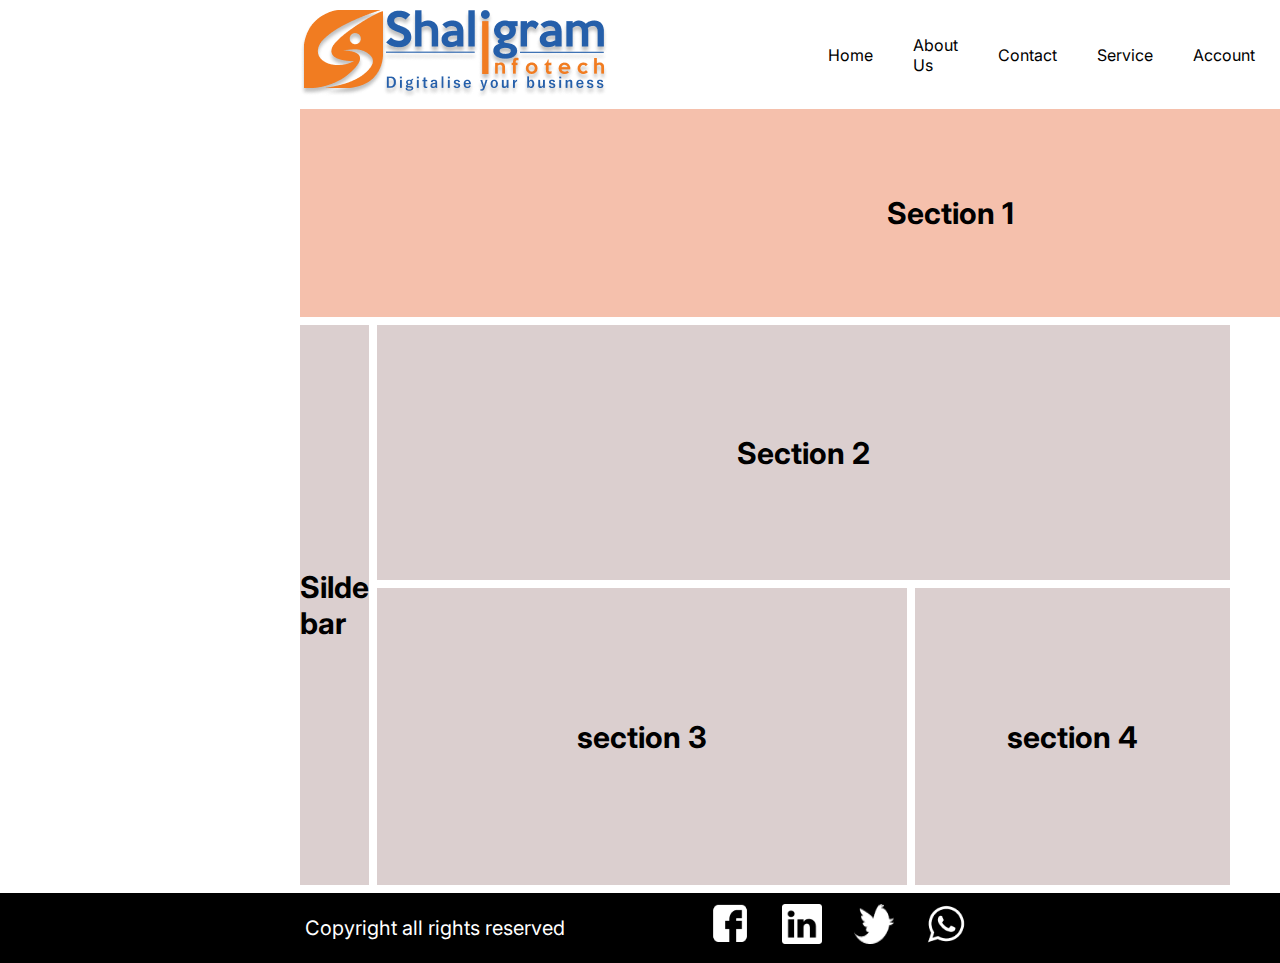
<file: Task 1/index.html>
<!DOCTYPE html>
<html lang="en">
<head>
    <meta charset="UTF-8">
    <meta name="viewport" content="width=device-width, initial-scale=1.0">
    <link rel="stylesheet" href="css/style.css">
    <title>  Param_Task 1</title>
</head>
<body>
    <div class="main">
        <nav>
            <img src="assets/logo.png" alt="">
            <ul class="menu">
                <li class="list"><a href="#">Home</a></li>
                <li class="list"><a href="#">About Us</a></li>
                <li class="list"><a href="#">Contact</a></li>
                <li class="list"><a href="#">Service</a></li>
                <li class="list"><a href="#">Account</a> </li>
            </ul>

        </nav>

        <div class="container">
            <Section class="section1">Section 1</Section>
            
            <div class="sub-container">
                <div class="left">
                    Silde bar
                </div>
                <div class="right">
                    <div class="section2">Section 2</div>
                    <div class="right-container">
                        <div class="section3">section 3</div>
                        <div class="section4">section 4</div>
                    </div>
                </div>
            </div>
        </div>
    </div>
    <div class="footer">
        <div class="para">Copyright all rights reserved</div>
        <div class="icons">
            <ul class="icons2">
                <li><a href="#"><img src="assets/Facebook.png" alt="" class="img" style="height: 45px;"></a></li>
                <li><a href="#"><img src="assets/Linkedin.png" alt="" class="img"></a></li>
                <li><a href="#"><img src="assets/Twitter.png" alt="" class="img"></a></li>
                <li><a href="#"><img src="assets/whatsapp.png" alt="" class="img"></a></li>
            </ul>
        </div>
    </div>
</body>
</html>
</file>
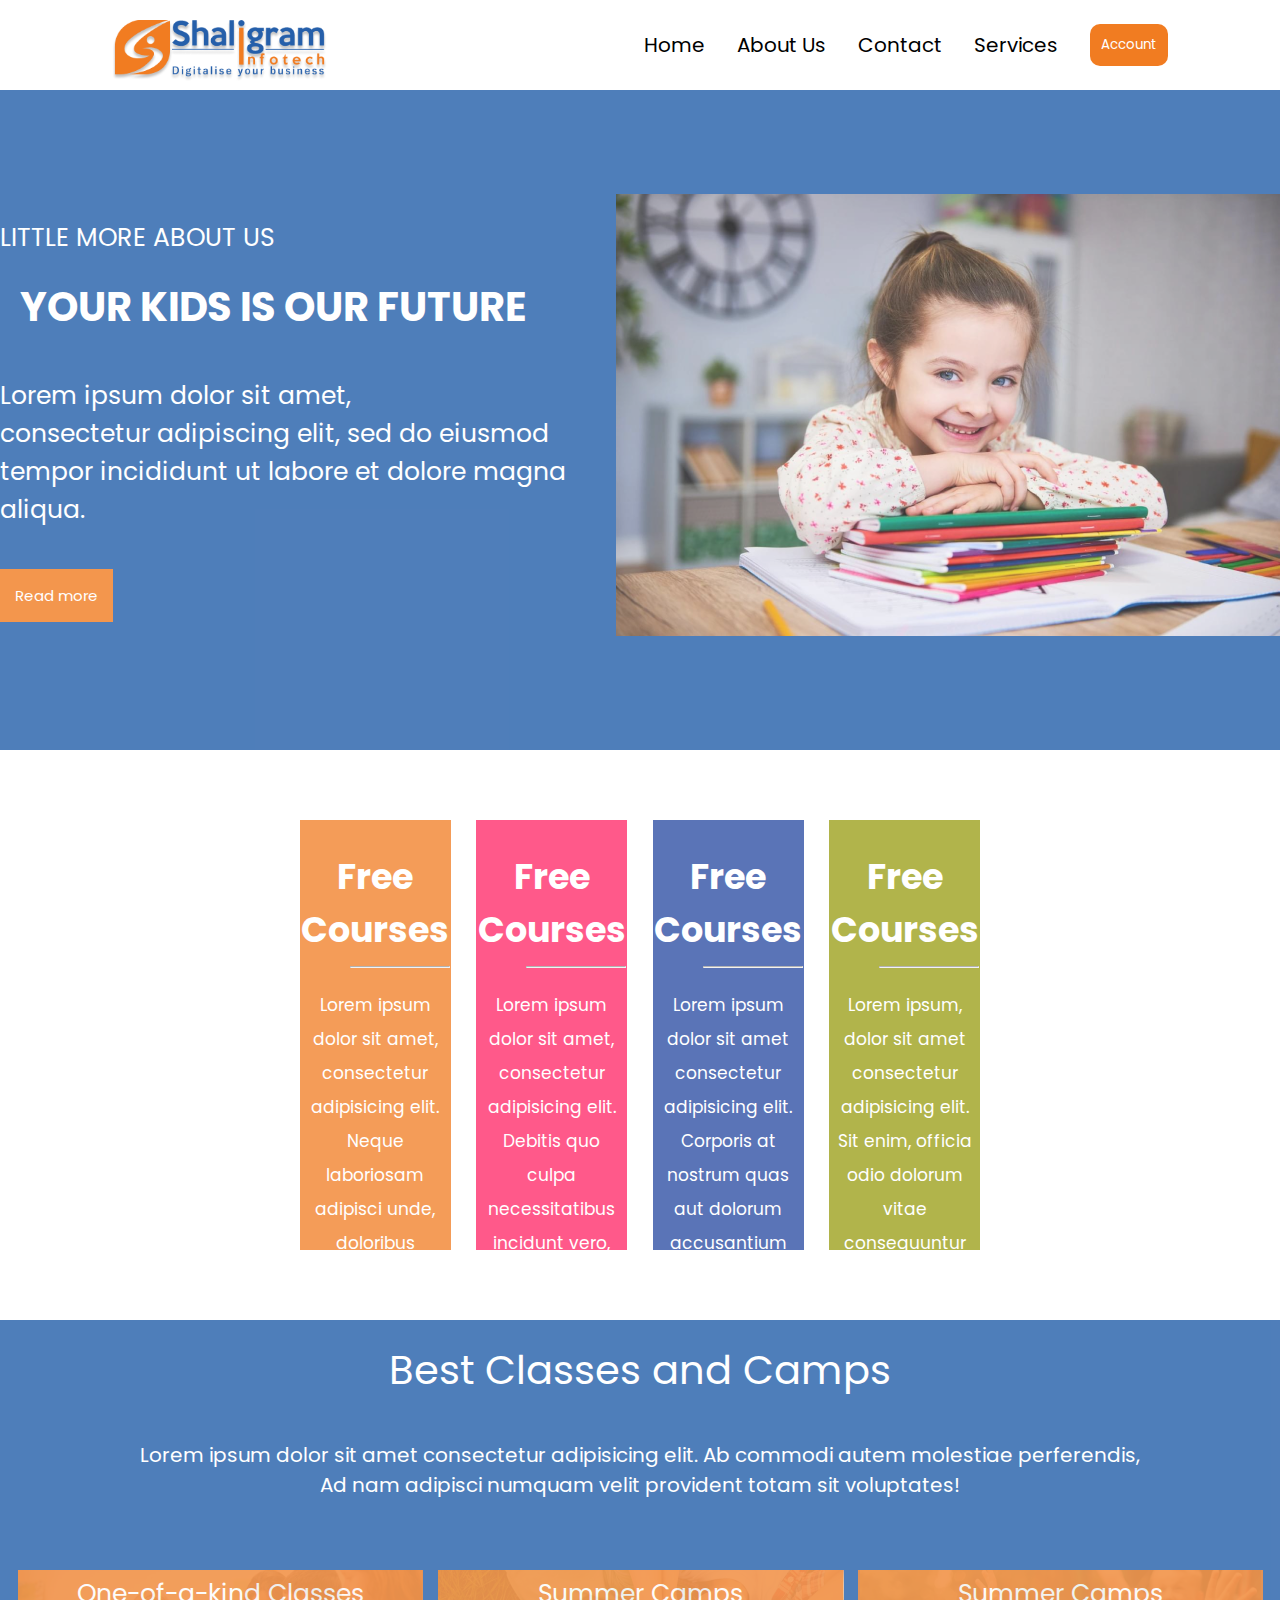
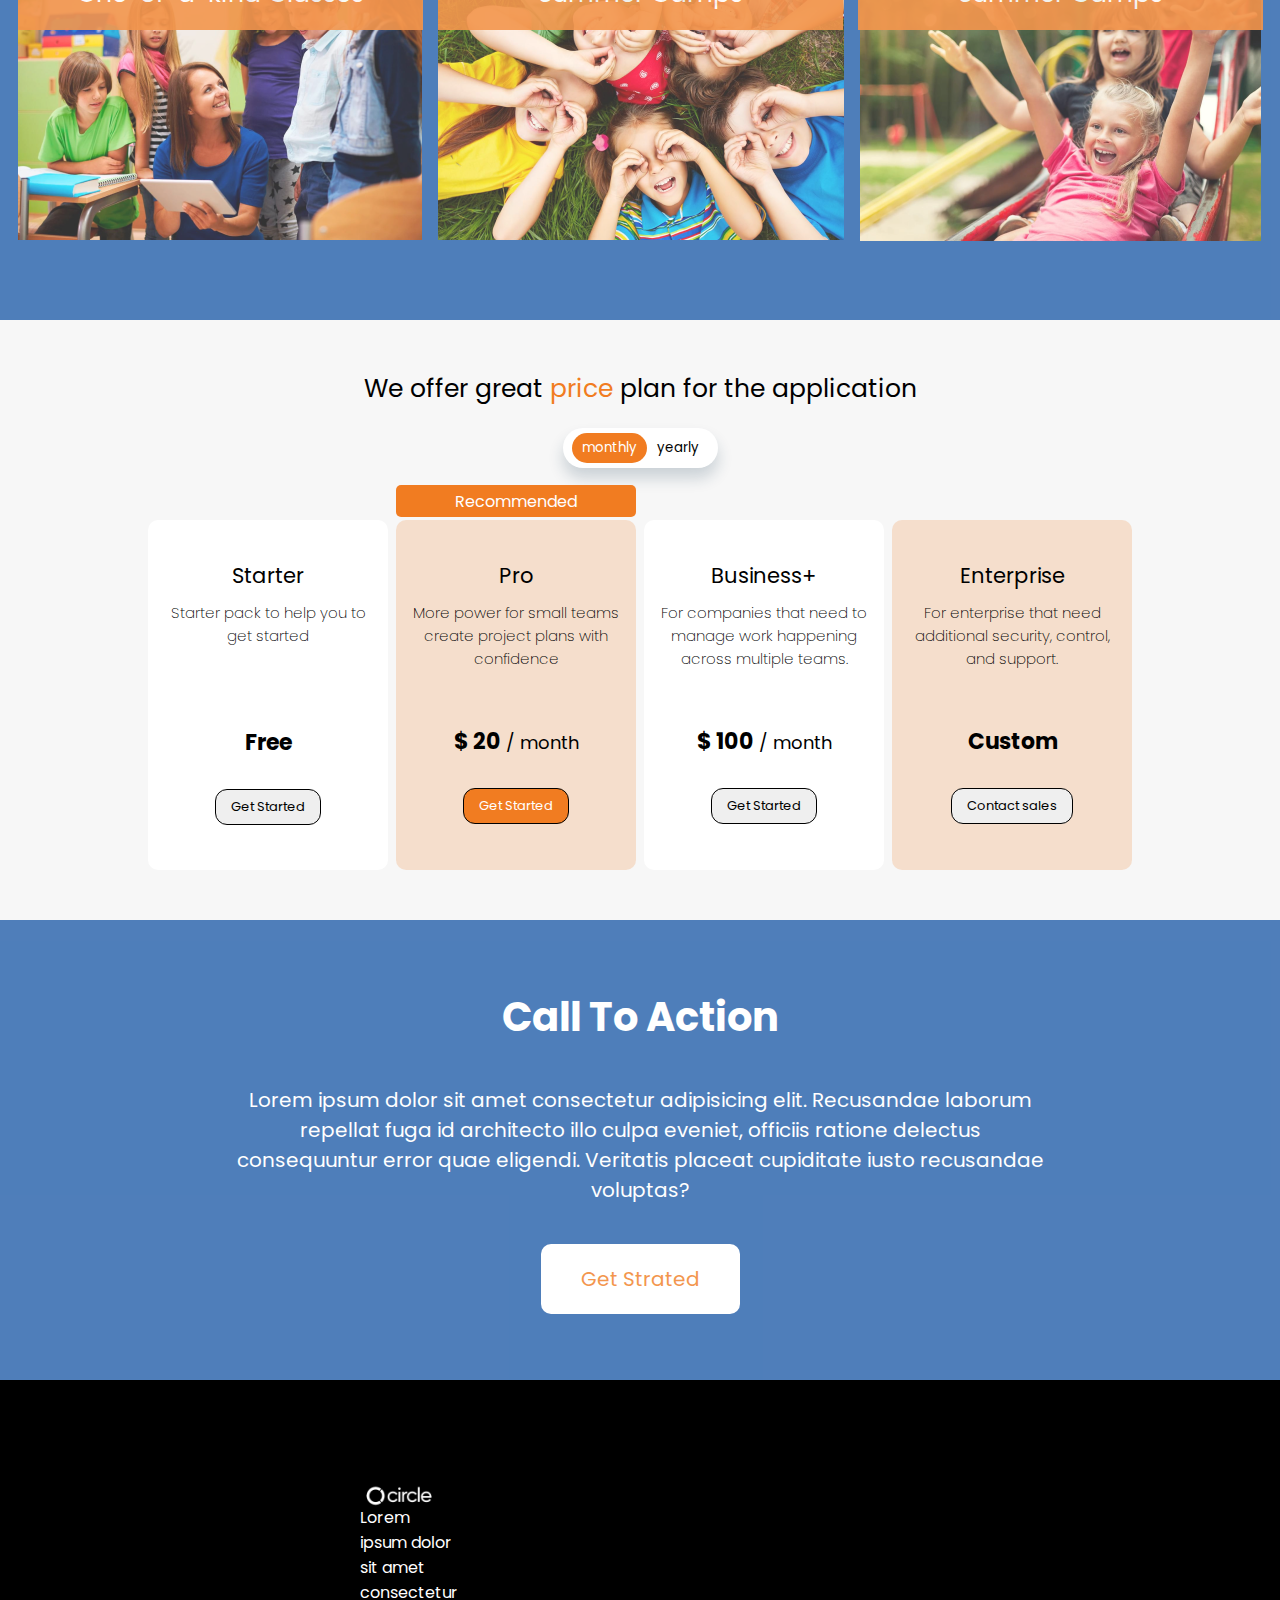
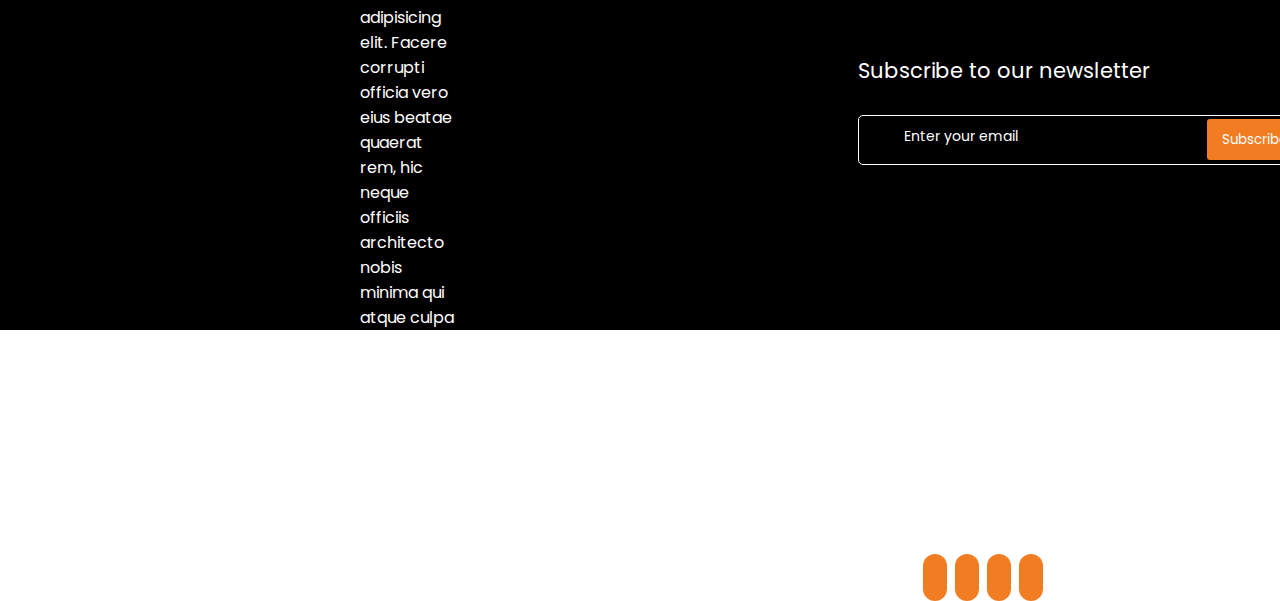
<file: Task 2/index.html>
<!DOCTYPE html>
<html lang="en">
<head>
    <meta charset="UTF-8">
    <meta name="viewport" content="width=device-width, initial-scale=1.0">
    <link rel="stylesheet" href="css/style.css">
    <link rel="stylesheet" href="https://cdnjs.cloudflare.com/ajax/libs/font-awesome/6.5.1/css/all.min.css" integrity="sha512-DTOQO9RWCH3ppGqcWaEA1BIZOC6xxalwEsw9c2QQeAIftl+Vegovlnee1c9QX4TctnWMn13TZye+giMm8e2LwA==" crossorigin="anonymous" referrerpolicy="no-referrer" />
    <title>Param Task 2</title>
</head>
<body>
    <header>
        <div class="nav">
            <!-- for the logo image -->
            <div class="logo">
                <img src="assets/logo.png" alt="" class="logo-img">
            </div>

            <!-- menu of the navbar -->
            <ul class="nav-menu">
                <li><a href="#">Home</a></li>
                <li class="change theme"><a href="#">About Us</a></li>
                <li><a href="#">Contact</a></li>
                <li><a href="#">Services</a></li>
                <button id="btn1">Account</button>               
            </ul>
        </div>
    </header>

    <div class="hero">
        <div class="left">
           <p class="para1">LITTLE MORE ABOUT US</p>
           <h1 class="heading">YOUR KIDS IS OUR FUTURE</h1>
           <p class="detail" style="gap: 0;">Lorem ipsum dolor sit 
            amet,<br> consectetur adipiscing elit, sed do eiusmod <br>
            tempor incididunt ut labore et dolore magna aliqua.</p>
            <button id="btn2">Read more</button> 
        </div>
        <div class="right">
            <img src="assets/right-girl.png" alt="">    
        </div>
    </div>

    <!-- box -->
    <div class="box">
        <div class="card card1">
            <h3 class="card-heading">Free Courses</h3>
            <hr>
            <p>Lorem ipsum dolor sit amet, consectetur adipisicing elit. Neque laboriosam adipisci unde, doloribus tempora labore enim quam non magnam distinctio doloremque eius facilis, sed voluptates placeat deleniti est sit quod.</p>
        </div>
        <div class="card card2">
            <h3 class="card-heading">Free Courses</h3>
            <hr>
            <p>Lorem ipsum dolor sit amet, consectetur adipisicing elit. Debitis quo culpa necessitatibus incidunt vero, distinctio dolorem excepturi possimus veritatis eum eaque odio illo, accusantium nihil dignissimos? Veritatis accusantium quam reprehenderit.</p>
        </div>
        <div class="card card3">
            <h3 class="card-heading">Free Courses</h3>
            <hr>
            <p>Lorem ipsum dolor sit amet consectetur adipisicing elit. Corporis at nostrum quas aut dolorum accusantium minus deleniti modi. Ipsam aspernatur molestias quasi iste consectetur! Quisquam ut debitis facilis nostrum ratione?</p>
        </div>
        <div class="card card4">
            <h3 class="card-heading">Free Courses</h3>
            <hr>
            <p>Lorem ipsum, dolor sit amet consectetur adipisicing elit. Sit enim, officia odio dolorum vitae consequuntur quae consectetur molestiae nisi ullam incidunt excepturi asperiores harum, a suscipit eveniet autem rem. Voluptate.</p>
        </div>
    </div>



    <div class="container1">
            <p class="heading">Best Classes and Camps</p>
            <p class="details">Lorem ipsum dolor sit amet consectetur adipisicing elit. Ab commodi autem molestiae perferendis, <br> Ad nam adipisci numquam velit provident totam sit voluptates! <br></p>
        <div class="s-box">
            <div class="s-box1">
                <div class="overlay">One-of-a-kind Classes</div>
                <img src="assets/con-1.png" alt="">
            </div>
            <div class="s-box1">
                <div class="overlay">Summer Camps</div>
                <img src="assets/con-2.png" alt="">
            </div>
            <div class="s-box1">
                <div class="overlay">Summer Camps</div>
                <img src="assets/con-3.png" alt="">
            </div>
        </div>
    </div>
 
    

    <div class="price-menu">
        <div class="upper">
            <div>We offer great <span style="color: #F17C21;"> price</span> plan for the application</div>
            <div class="upper-lower">
                <button style="background-color: #F17C21; color: white;" id="monthly" onclick="my_fun_month()">monthly</button>
                <button style="background-color: white;" id="yearly" onclick="my_fun_year()">yearly</button>
            </div>
        </div>
        <div class="lower">
            <div class="recommend">Recommended</div>
            <div class="lower-card">
                <div>
                    <h3>Starter</h3>
                    <div id="lower-card-1-contain" >Starter pack to help you to get started
                    </div>
                </div>
                <div id="lower-card-1-lower-div">
                    <p id="lower-card-1-para"><span style="font-weight: bold; font-size: 22px"> Free </span></p>
                    <button id="lower-card-1">Get Started</button>
                </div>
            </div>
            <div class="lower-card recommend-card">
                <div>
                    <h3>Pro</h3>
                    <div>More power for small teams create project plans with confidence</div>
                </div>
                <div>
                    <p id="lower-card-2-para"><span style="font-weight: bold; font-size: 22px">$ 20 </span> / <span>month</span></p>
                    <button id="lower-card-2">Get Started</button>
                </div>
            </div>
            <div class="lower-card">
                <div>
                    <h3>Business+</h3>
                    <div>For companies that need to manage work happening across multiple teams.</div>
                </div>
                <div>
                    <p id="lower-card-3-para"><span style="font-weight: bold; font-size: 22px">$ 100 </span> / <span>month</span></p>
                    <button id="lower-card-3">Get Started</button>
                </div>
            </div>
            <div class="lower-card recommend-card">
                <div>
                    <h3>Enterprise</h3>
                    <div>For enterprise that need additional security, control, and support.</div>
                </div>
                <div>
                    <p id="lower-card-4-para"><span style="font-weight: bold; font-size: 22px"> Custom</span></p>
                    <button id="lower-card-4">Contact sales</button>
                </div>
            </div>
        </div>
    </div>



    <div class="action">
        <div style="font-size: 40px; font-weight: bold;">Call To Action</div>
        <div>Lorem ipsum dolor sit amet consectetur adipisicing elit. Recusandae laborum repellat fuga id architecto illo culpa eveniet, officiis ratione delectus consequuntur error quae eligendi. Veritatis placeat cupiditate iusto recusandae voluptas?</div>
        <div><button>Get Strated</button></div>
    </div>
    

    <div class="footer">
        <div class="footer-1">
            <div class="left">
                <img src="assets/circle 2.png" alt="" id="footer-img">
                <p>Lorem ipsum dolor sit amet consectetur adipisicing elit. Facere corrupti officia vero eius beatae quaerat rem, hic neque officiis architecto nobis minima qui atque culpa ipsum non nisi ipsa debitis.
                  minus..</p>
            </div>
            <div class="right">
                <p class="footer-right-heading">Subscribe to our newsletter</p>
                <div class="subscribe">
                    <p>Enter your email</p>
                    <button>Subscribe</button>
                </div>
            </div>
        </div>
        <div class="footer-2">
            <div style="padding-top: 15px; padding-left: 15px; margin-top: 120px;margin-left: 90px;">Copyright © 2024  -  Shaligraminfotech</div>
            <div class="footer-link">
                <ul class="footer-link-list">
                    <li><a href=""><i class="fa-brands fa-whatsapp"></i></i></a></li>
                    <li><a href=""><i class="fa-brands fa-instagram"></i></i></a></li>
                    <li><a href=""><i class="fa-brands fa-facebook"></i></i></a></li>
                    <li><a href=""><i class="fa-brands fa-youtube"></i></i></a></li>
                </ul>
            </div>
        </div>
    </div>

</body>
</html>
</file>
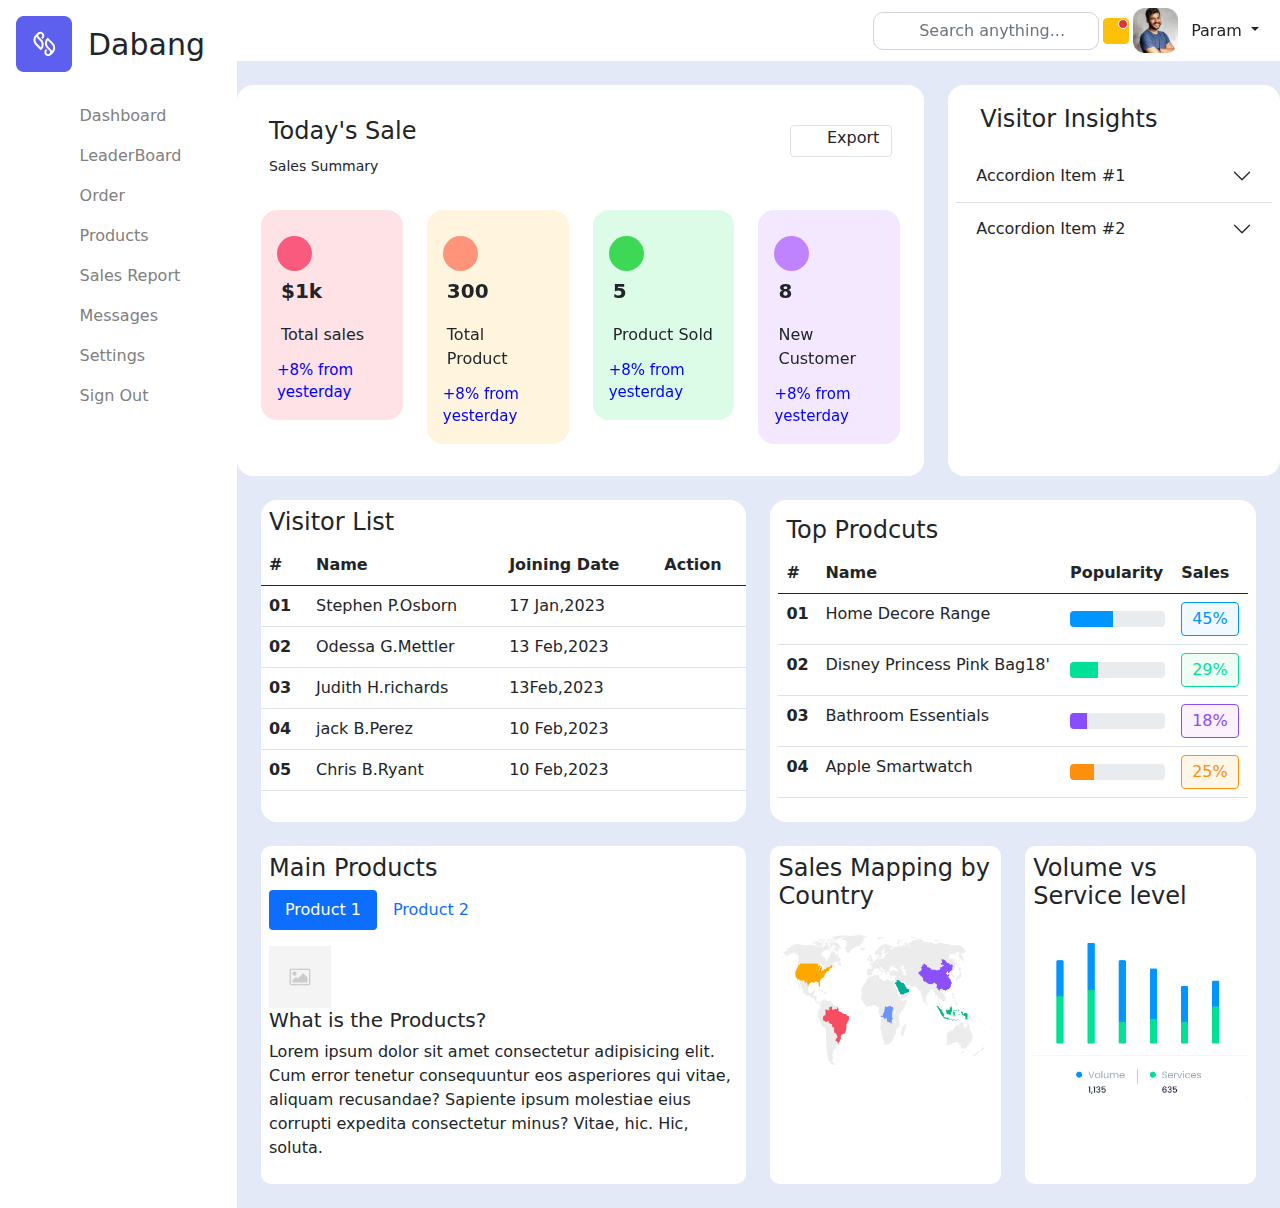
<file: Task 3/index.html>
<!DOCTYPE html>
<html lang="en">
  <head>
    <meta charset="UTF-8" />
    <meta name="viewport" content="width=device-width, initial-scale=1.0" />

    <link rel="stylesheet" href="assests/Bootstrap/css/bootstrap.min.css" />
    <link rel="stylesheet" href="assests/css/style.css" />
    <link
      rel="stylesheet"
      href="https://cdnjs.cloudflare.com/ajax/libs/font-awesome/6.5.1/css/all.min.css"
      integrity="sha512-DTOQO9RWCH3ppGqcWaEA1BIZOC6xxalwEsw9c2QQeAIftl+Vegovlnee1c9QX4TctnWMn13TZye+giMm8e2LwA=="
      crossorigin="anonymous"
      referrerpolicy="no-referrer"
    />

    <title>Param_Task_3</title>
</head>
<body class="bg-main">
    <div class="container-fluid d-flex px-0">
        <div class="sidebar position-sticky" id="side_nav">
            <div class="offcanvas-header d-flex justify-content-center align-items-center fs-5">
                <img src="assests/img/dummy logo.png" class="logo" />
                <span class="header-name mx-3 sidebar-link">Dabang</span>
            </div>
            <div class="offcanvas-body d-flex justify-content-center align-items-center">

                <ul class="list-unstyled px-2">
                    <li class="list-item">
                        <a href="#" class="text-decoration-none ">
                        <i class="fa-solid fa-chart-pie"></i>
                        <span class="sidebar-link">Dashboard</span>
                        </a>
                    </li>
                    <li class="list-item">
                        <a href="#" class="text-decoration-none ">
                        <i class="fa-solid fa-arrow-trend-up"></i>
                        <span class="sidebar-link">LeaderBoard</span>
                        </a>
                    </li>
                    <li class="list-item">
                        <a href="#" class="text-decoration-none ">
                            <i class="fa-solid fa-cart-shopping"></i>
                            <span class="sidebar-link">Order</span>   
                        </a>
                    </li>
                    <li class="list-item">
                        <a href="#" class="text-decoration-none ">
                            <i class="fa-solid fa-bag-shopping"></i>
                            <span class="sidebar-link">Products</span>
                        </a>
                    </li class="list-item">
                    <li class="list-item">
                        <a href="#" class="text-decoration-none ">
                            <i class="fa-solid fa-chart-line"></i>
                            <span class="sidebar-link">Sales Report</span>
                        </a>
                    </li>
                    <li class="list-item">
                        <a href="#" class="text-decoration-none ">
                            <i class="fa-solid fa-message"></i>
                            <span class="sidebar-link">Messages</span>
                        </a>
                    </li>
                    <li class="list-item">
                        <a href="#" class="text-decoration-none ">
                            <i class="fa-solid fa-gear"></i>
                            <span class="sidebar-link">Settings</span>
                        </a>
                    </li>
                    <li class="list-item">
                        <a href="#" class="text-decoration-none ">
                            <i class="fa-solid fa-arrow-right-from-bracket"></i>
                            <span class="sidebar-link">Sign Out</span>
                        </a>
                    </li>
                </ul>
            </div>
        </div>


        <div class="container-fluid p-0 m-0" id="content">

            <div class="bg-white d-flex align-items-center justify-content-between p-2">
            <div>
                <button  type="button" class="btn border-1 toggle-btn" onclick="openNav()">
                        <i class="fa-solid fa-bars m-1"></i>
                </button>
            </div>
            <div class="d-flex align-items-center">
                <div class="form">
                    <i class="fa fa-search"></i>
                    <input type="text" class="form-control form-input w-100" placeholder="Search anything...">
                </div>
                <div class="m-1">
                    <button class="btn btn-warning position-relative p-0">
                        <i class="fa-regular fa-bell"></i>
                        <span class="bg-danger border border-light p-1 rounded-circle position-absolute top-0 end-0"></span>
                    </button>
                </div>
                <img src="assests/img/profile.png" alt="" class="image-fluid" style="height: 45px;">
                <div class="dropdown">
                    <button class="btn dropdown-toggle" type="button" id="dropdownMenuButton1" data-bs-toggle="dropdown" aria-expanded="false">
                        Param
                    </button>
                    <ul class="dropdown-menu" aria-labelledby="dropdownMenuButton1">
                      <li><a class="dropdown-item" href="#">Profile</a></li>
                      <li><a class="dropdown-item" href="#">My Account</a></li>
                      <li><a class="dropdown-item" href="#">log Out</a></li>
                    </ul>
                </div>
            </div>
          </div>

          <div class="row">
            <div class="col-lg-8 pt-4">  
                <div class="bg-white left p-md-3">
                    <div class="row p-3">
                        <div class="d-flex justify-content-between">
                            <div class="col-lg-">
                                <p class="h4">Today's Sale</p>
                                <small>Sales Summary</small>
                            </div>
                            <div class="col-lg- button">
                                <button type="button" class="btn border mt-2 pt-0"><i class="fa-solid fa-upload"></i>Export</button>
                            </div>
                        </div>
                    </div>
                    <div class="row p-lg-2">
                        <div class="col-xl-3 col-md-6 my-2">
                            <div class="card border-0 ">
                                <div class="card-body card1 p-">
                                    <i class="fa-solid fa-signal d-flex align-items-center justify-content-center p-1"></i>
                                    <h5 class="card-title px-1 py-2">$1k</h5>
                                    <p class="card-title p-1">Total sales</p>
                                    <p class="card-text">+8% from yesterday</p>
                                </div>
                            </div>
                        </div>
                        <div class="col-xl-3 col-md-6 my-2">
                            <div class="card border-0">
                                <div class="card-body card2">
                                    <i class="fa-solid fa-file d-flex align-items-center justify-content-center p-1"></i>
                                    <h5 class="card-title px-1 py-2">300</h5>
                                    <p class="card-title p-1">Total Product</p>
                                    <p class="card-text">+8% from yesterday</p>
                                </div>
                            </div>
                        </div>
                        <div class="col-xl-3 col-md-6 my-2">
                            <div class="card border-0">
                                <div class="card-body card3">
                                    <i class="fa-solid fa-tag d-flex align-items-center justify-content-center p-1"></i>
                                    <h5 class="card-title px-1 py-2">5</h5>
                                    <p class="card-title p-1">Product Sold</p>
                                    <p class="card-text">+8% from yesterday</p>
                                </div>
                            </div>
                        </div>
                        <div class="col-xl-3 col-md-6 my-2">
                            <div class="card border-0">
                                <div class="card-body card4">
                                    <i class="fa-solid fa-user-plus d-flex align-items-center justify-content-center p-1"></i>
                                    <h5 class="card-title px-1 py-2">8</h5>
                                    <p class="card-title p-1">New Customer</p>
                                    <p class="card-text">+8% from yesterday</p>
                                </div>
                            </div>
                        </div>
                        
                    </div>
                </div>
            </div>

            <div class="col-lg-4 pt-4">
                <div class="bg-white right p-md-2">
                    <div class="row px-3 py-1">
                        <div class="col-lg-12">
                            <p class="h4 ps-2 pt-2">Visitor Insights</p>    
                        </div>
                    </div>
                    <div class="row py-1">
                        <div class="col-lg-12">
                            <div class="accordion accordion-flush" id="accordionFlushExample">
                                <div class="accordion-item">
                                  <h2 class="accordion-header" id="flush-headingOne">
                                    <button class="accordion-button collapsed" type="button" data-bs-toggle="collapse" data-bs-target="#flush-collapseOne" aria-expanded="false" aria-controls="flush-collapseOne">
                                      Accordion Item #1
                                    </button>
                                  </h2>
                                  <div id="flush-collapseOne" class="accordion-collapse collapse" aria-labelledby="flush-headingOne" data-bs-parent="#accordionFlushExample">
                                    <div class="accordion-body">
                                        <p>
                                            Lorem ipsum dolor sit amet consectetur adipisicing elit. Maiores repudiandae autem error quibusdam sapiente ea. Accusantium excepturi minus magni fugiat, harum repudiandae tenetur voluptatum enim ducimus, debitis explicabo quis eius?
                                        </p>
                                    </div>
                                  </div>
                                </div>
                                <div class="accordion-item">
                                  <h2 class="accordion-header" id="flush-headingTwo">
                                    <button class="accordion-button collapsed" type="button" data-bs-toggle="collapse" data-bs-target="#flush-collapseTwo" aria-expanded="false" aria-controls="flush-collapseTwo">
                                      Accordion Item #2
                                    </button>
                                  </h2>
                                  <div id="flush-collapseTwo" class="accordion-collapse collapse" aria-labelledby="flush-headingTwo" data-bs-parent="#accordionFlushExample">
                                    <div class="accordion-body">
                                        <p>
                                            Lorem, ipsum dolor sit amet consectetur adipisicing elit. Ullam tempora necessitatibus quisquam at asperiores. Deleniti alias, recusandae earum quo placeat nisi distinctio voluptate labore. Dolorem ad doloremque dolorum neque eaque?
                                        </p>
                                    </div>
                                  </div>
                            </div>
                        </div>
                    </div>
                </div>
            </div>
            </div>
        </div>

          <div class="main-content mx-4">
    

            <div class="row">
                <div class="col-lg-6 pt-4">
                    <div class="bg-white left table-responsive">
                        <h4 class="
                        ps-2 pt-2">Visitor List</h4>
                        <table class="table">
                            <thead>
                            <tr>
                                <th scope="col">#</th>
                                <th scope="col">Name</th>
                                <th scope="col">Joining Date</th>
                                <th scope="col">Action</th>
                            </tr>
                            </thead>
                            <tbody>
                            <tr>
                                <th scope="row">01</th>
                                <td>Stephen P.Osborn</td>
                                <td>17 Jan,2023</td>
                                <td><a href="#"><i class="fa-solid fa-pen me-2"></i></a><i class="fa-solid fa-trash"></i></td>
                            </tr>
                            <tr>
                                <th scope="row">02</th>
                                <td>Odessa G.Mettler</td>
                                <td>13 Feb,2023</td>
                                <td><a href="#"><i class="fa-solid fa-pen me-2"></i></a><i class="fa-solid fa-trash"></i></td>
                            </tr>
                            <tr>
                                <th scope="row">03</th>
                                <td>Judith H.richards</td>
                                <td>13Feb,2023</td>
                                <td><a href="#"><i class="fa-solid fa-pen me-2"></i></a><i class="fa-solid fa-trash"></i></td>
                            </tr>
                            <tr>
                                <th scope="row">04</th>
                                <td>jack B.Perez</td>
                                <td>10 Feb,2023</td>
                                <td><a href="#"><i class="fa-solid fa-pen me-2"></i></a><i class="fa-solid fa-trash"></i></td>
                            </tr>
                            <tr>
                                <th scope="row">05</th>
                                <td>Chris B.Ryant</td>
                                <td>10 Feb,2023</td>
                                <td><a href="#"><i class="fa-solid fa-pen me-2"></i></a><i class="fa-solid fa-trash"></i></td>
                            </tr>
                            </tbody>
                        </table>
                    </div>
                </div>

                <div class="col-lg-6 pt-4">
                    <div class="bg-white right p-md-2">
                        <h4 class="ps-2 pt-2">Top Prodcuts</h4>
                        <table class="table">
                            <thead>
                              <tr>
                                <th scope="col">#</th>
                                <th scope="col">Name</th>
                                <th scope="col">Popularity</th>
                                <th scope="col">Sales</th>
                              </tr>
                            </thead>
                            <tbody>
                              <tr>
                                <th scope="row">01</th>
                                <td>Home Decore Range</td>
                                <td>
                                    <div class="progress">
                                        <div class="progress-bar progress-bar-1" role="progressbar" style="width: 45%" aria-valuenow="45" aria-valuemin="0" aria-valuemax="100"></div>
                                    </div>
                                </td>
                                <td><button class="btn progress-btn-1">45%</button></td>
                              </tr>
                              <tr>
                                <th scope="row">02</th>
                                <td>Disney Princess Pink Bag18'</td>
                                <td>
                                    <div class="progress">
                                        <div class="progress-bar progress-bar-2" role="progressbar" style="width: 29%" aria-valuenow="29" aria-valuemin="0" aria-valuemax="100"></div>
                                    </div>
                                </td>
                                <td><button class="btn progress-btn-2">29%</button></td>
                              </tr>
                              <tr>
                                <th scope="row">03</th>
                                <td>Bathroom Essentials</td>
                                <td>
                                    <div class="progress">
                                        <div class="progress-bar progress-bar-3" role="progressbar" style="width: 18%" aria-valuenow="18" aria-valuemin="0" aria-valuemax="100"></div>
                                    </div>
                                </td>
                                <td><button class="btn progress-btn-3">18%</button></td>
                              </tr>
                              <tr>
                                <th scope="row">04</th>
                                <td>Apple Smartwatch</td>
                                <td>
                                    <div class="progress">
                                        <div class="progress-bar progress-bar-4" role="progressbar" style="width: 25%" aria-valuenow="25" aria-valuemin="0" aria-valuemax="100"></div>
                                    </div>
                                </td>
                                <td><button class="btn progress-btn-4">25%</button></td>
                              </tr>
                            </tbody>
                        </table>
                    </div>
                </div>
            </div>

            <div class="row">
                <div class="col-lg-6 py-4">
                    <div class="bg-white px-2 h-100 p-md-2" style="border-radius: 10px;">
                        <h4>Main Products</h4>
                        <ul class="nav nav-pills mb-3" id="pills-tab" role="tablist">
                            <li class="nav-item" role="presentation">
                              <button class="nav-link active" id="pills-home-tab" data-bs-toggle="pill" data-bs-target="#pills-home" type="button" role="tab" aria-controls="pills-home" aria-selected="true">Product 1</button>
                            </li>
                            <li class="nav-item" role="presentation">
                              <button class="nav-link" id="pills-profile-tab" data-bs-toggle="pill" data-bs-target="#pills-profile" type="button" role="tab" aria-controls="pills-profile" aria-selected="false">Product 2</button>
                            </li>
                          </ul>
                          <div class="tab-content" id="pills-tabContent">
                            <div class="tab-pane fade show active" id="pills-home" role="tabpanel" aria-labelledby="pills-home-tab">
                                <img src="assests/img/dummy-image-square 1.png">
                                <div>
                                    <h5>What is the Products?</h5>
                                    <p class="dummy-text">
                                        Lorem ipsum dolor sit amet consectetur adipisicing elit. Cum error tenetur consequuntur eos asperiores qui vitae, aliquam recusandae? Sapiente ipsum molestiae eius corrupti expedita consectetur minus? Vitae, hic. Hic, soluta.
                                    </p>
                                </div>
                            </div>
                            <div class="tab-pane fade" id="pills-profile" role="tabpanel" aria-labelledby="pills-profile-tab">
                                <img src="assests/img/dummy-image-square 1.png">
                                <div>
                                    <h5>What is the Products?</h5>
                                    <p class="dummy-text">
                                        Lorem ipsum dolor sit amet consectetur adipisicing elit. Quod et natus itaque voluptates, aliquid praesentium numquam odio eaque quam fugit alias rerum omnis nam culpa quia voluptatem corporis nemo ipsa!
                                    </p>
                                </div>
                            </div>
                          </div>
                    </div>
                </div>

                <div class="col-lg-3 py-lg-4 pb-md-4 pb-4">
                    <div class="bg-white h-100" style="border-radius: 10px;"> 
                        <h4 class="p-2">Sales Mapping by Country</h4>
                        <img src="assests/img/world.png" alt="" class="img-fluid p-2">
                    </div>
                 </div>
                 <div class="col-lg-3 py-lg-4 pb-md-4 pb-4">
                     <div class="bg-white h-100" style="border-radius: 10px;">
                        <h4 class="p-2">Volume vs Service level</h4>
                        <img src="./assests/img/Volume.png" alt="" class="img-fluid p-2">
                     </div>
                 </div>
            </div>
          </div>
        </div>
    </div>

    <script src="assests/Bootstrap/js/bootstrap.min.js"></script>
    <script src="assests/Bootstrap/js/bootstrap.bundle.min.js"></script>
    <script src="assests/js/script.js"></script>
    
</body>
</html>
</file>
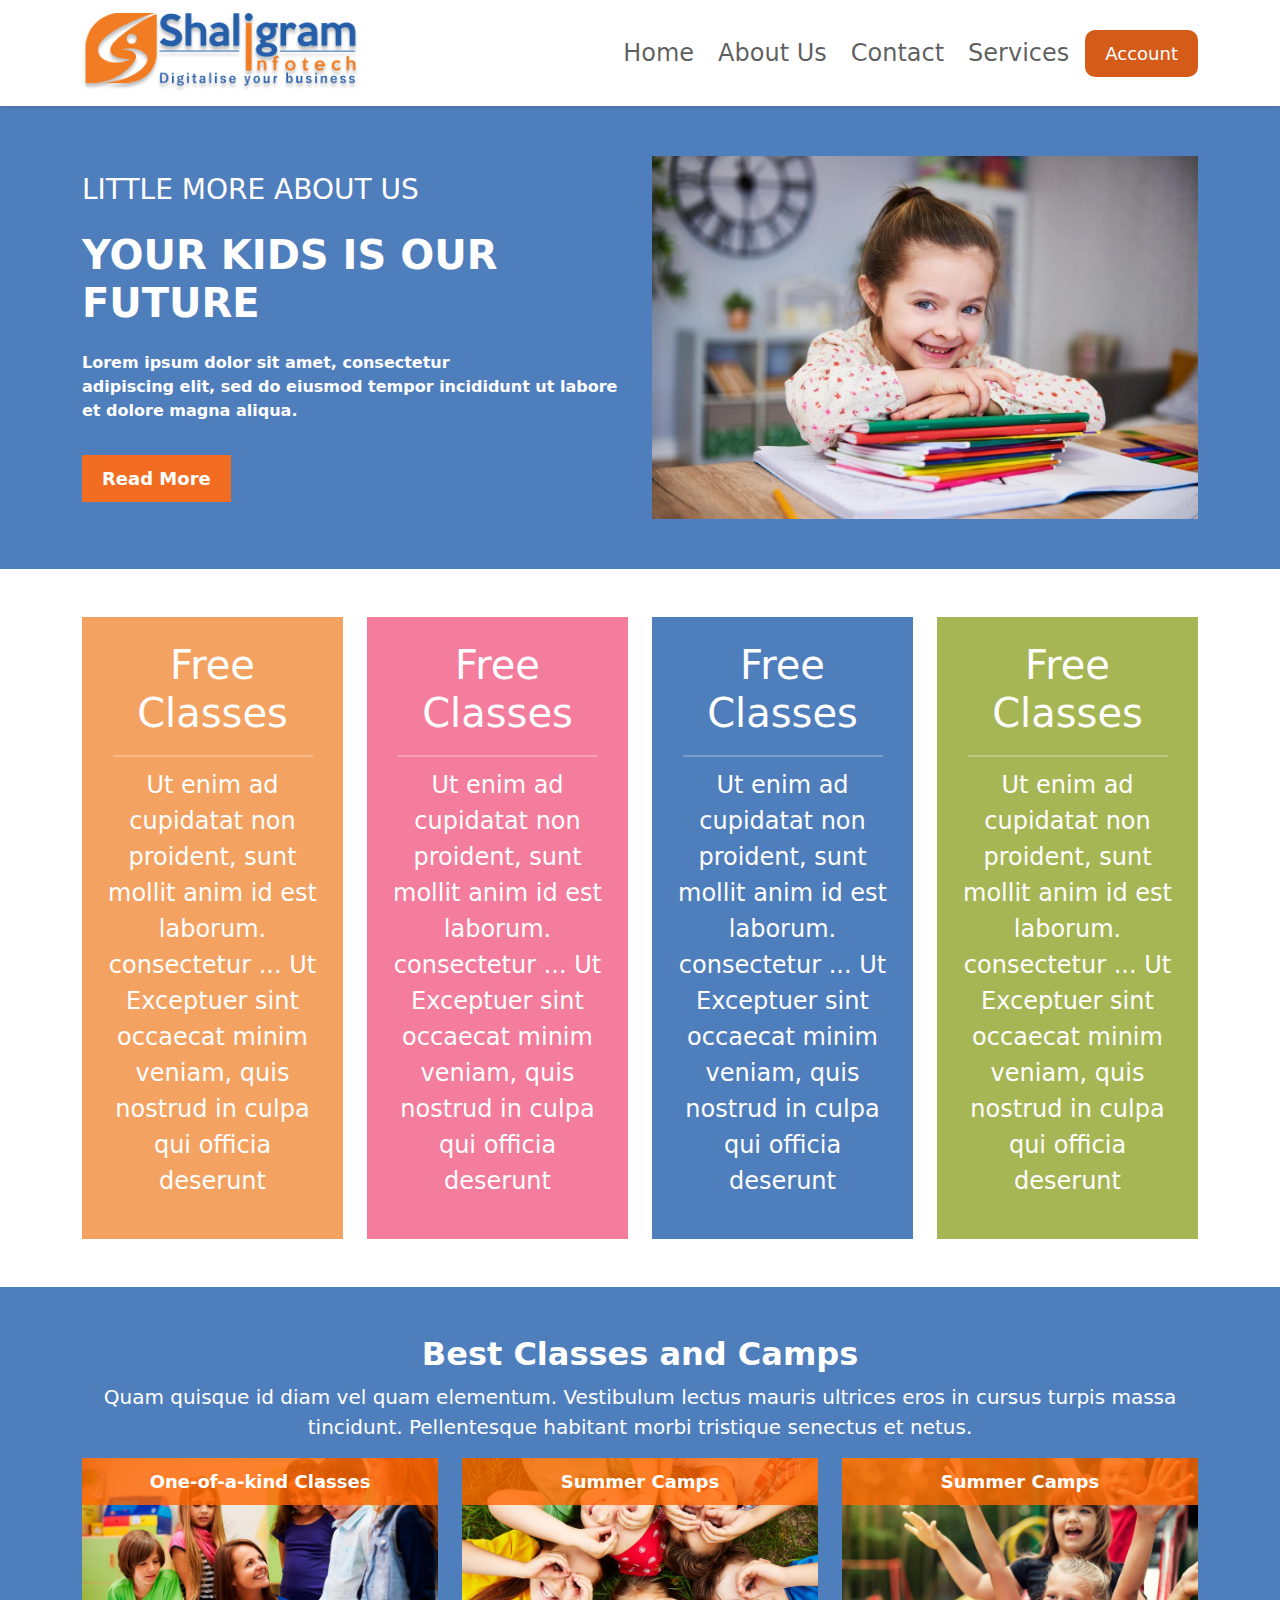
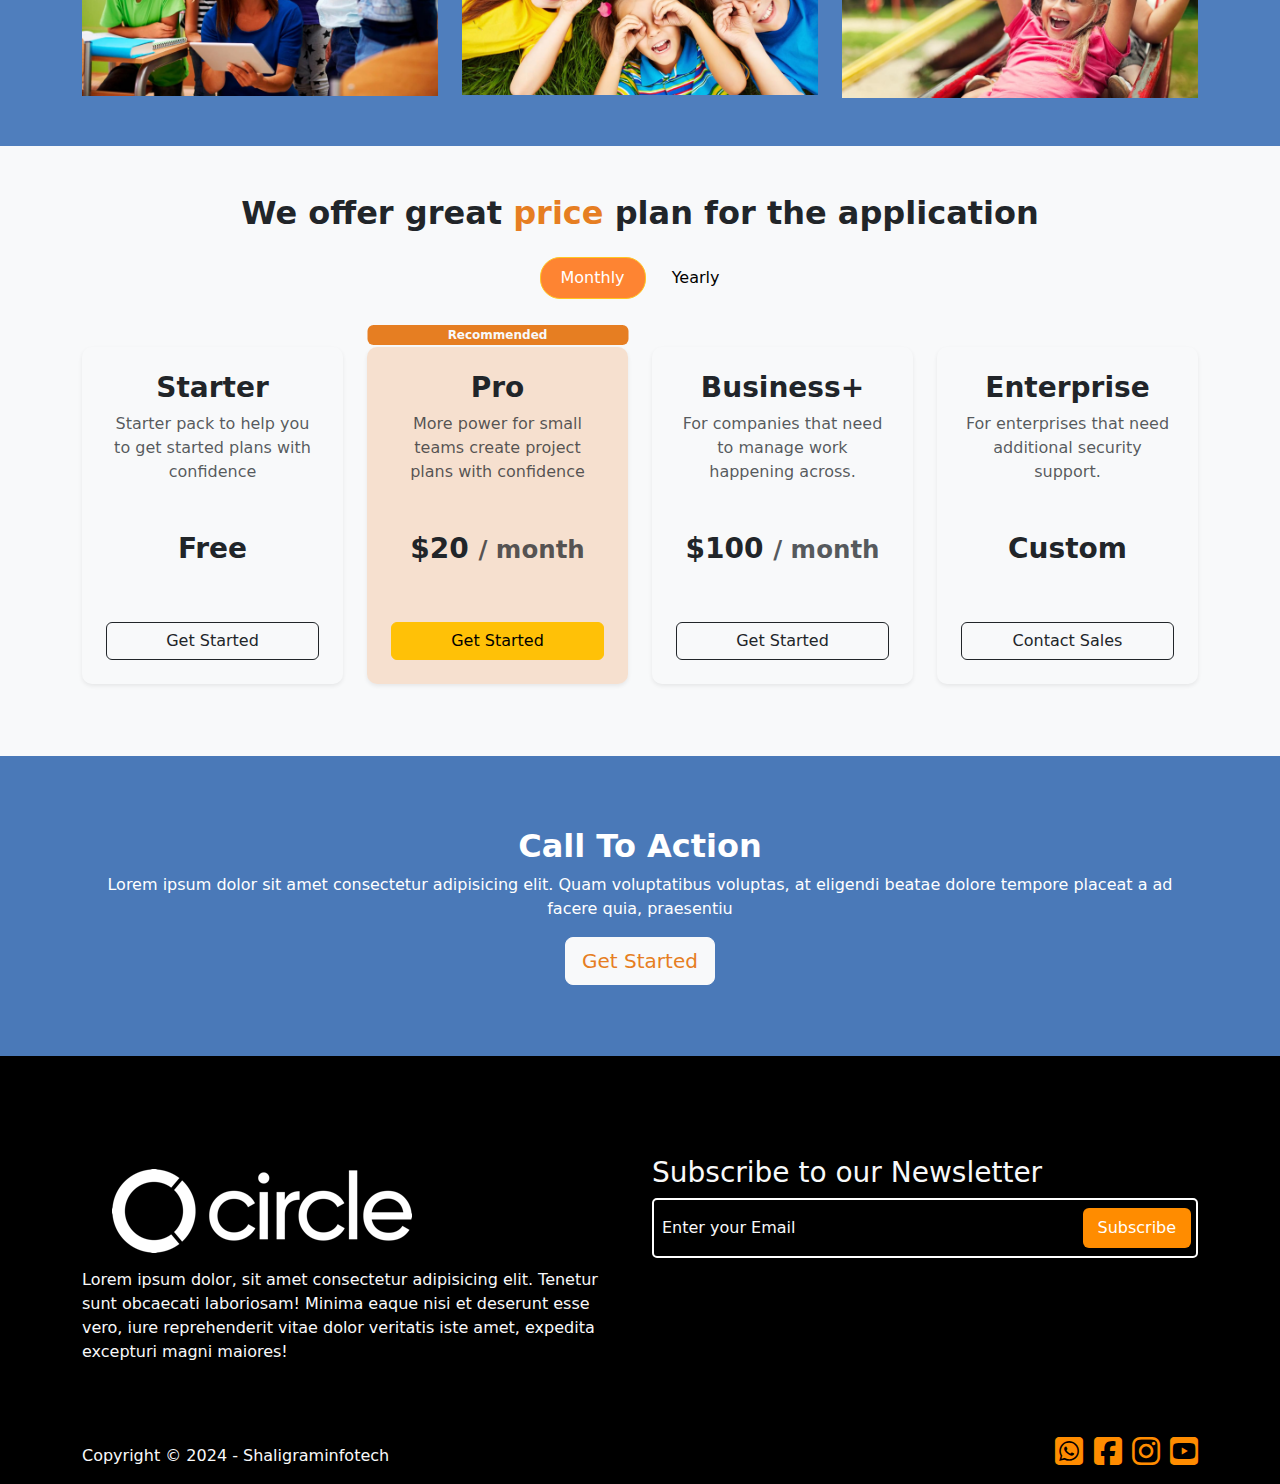
<file: Task_2_bootstrap/index..html>
<!DOCTYPE html>
<html lang="en">

<head>
    <meta charset="UTF-8">
    <meta name="viewport" content="width=device-width, initial-scale=1.0">
    <title>Task_2_bootstrap</title>
    <link rel="stylesheet" href="./css/style.css">
    <link rel="stylesheet" href="https://cdnjs.cloudflare.com/ajax/libs/font-awesome/6.7.2/css/all.min.css">
    <link href="https://cdn.jsdelivr.net/npm/bootstrap@5.3.3/dist/css/bootstrap.min.css" rel="stylesheet">
    <script src="https://cdn.jsdelivr.net/npm/bootstrap@5.3.3/dist/js/bootstrap.bundle.min.js"></script>
</head>

<body>
    <nav class="navbar navbar-expand-lg navbar-light bg-white shadow-sm">
        <div class="container">
            <a class="navbar-brand" href="#">
                <img src="./assets/logo.png" alt="Logo" height="80"> <!-- Replace with actual logo -->
            </a>
            <button class="navbar-toggler" type="button" data-bs-toggle="collapse" data-bs-target="#navbarNav">
                <span class="navbar-toggler-icon"></span>
            </button>
            <div class="collapse navbar-collapse " id="navbarNav">
                <ul class="navbar-nav ms-auto ">
                    <li class="nav-item"><a class="nav-link ms-2" href="#">Home</a></li>
                    <li class="nav-item"><a class="nav-link ms-2" href="#">About Us</a></li>
                    <li class="nav-item"><a class="nav-link ms-2" href="#">Contact</a></li>
                    <li class="nav-item"><a class="nav-link ms-2" href="#">Services</a></li>
                </ul>
                <button type="buttom mx-3" class=" btn1 ms-2 ">Account</button>
            </div>
        </div>
    </nav>

    <div class="custom-section">
        <div class="container">
            <div class="row align-items-center">
                <div class="col-lg-6 text-center text-lg-start custom-text">
                    <h3 class="text-uppercase">Little More About Us</h6>
                        <h1 class="custom-heading mt-4 fw-bold">YOUR KIDS IS OUR FUTURE</h2>
                            <p class="fw-bold mt-4">Lorem ipsum dolor sit amet, consectetur <br>adipiscing elit, sed do
                                eiusmod tempor incididunt ut labore et dolore magna aliqua.</p>
                            <button class="mt-3 custom-button">Read More</button>
                </div>
                <div class="col-lg-6 text-center">
                    <img src="./assets/right-girl.png" alt="#" class="img-fluid">
                </div>
            </div>
        </div>
    </div>

    <div class="container my-5">
        <div class="row">
            <div class="col-md-6 col-lg-3">
                <div class="custom-card bg-orange text-white p-4 text-center">
                    <h1>Free Classes</h1>
                    <hr class="divider">
                    <p class="ctxt">Ut enim ad cupidatat non proident, sunt mollit anim id est laborum. consectetur ...
                        Ut Exceptuer sint occaecat minim veniam, quis nostrud in culpa qui officia deserunt</p>
                </div>
            </div>
            <div class="col-md-6 col-lg-3">
                <div class="custom-card bg-pink text-white p-4 text-center">
                    <h1>Free Classes</h1>
                    <hr class="divider">
                    <p class="ctxt">Ut enim ad cupidatat non proident, sunt mollit anim id est laborum. consectetur ...
                        Ut Exceptuer sint occaecat minim veniam, quis nostrud in culpa qui officia deserunt</p>
                </div>
            </div>
            <div class="col-md-6 col-lg-3">
                <div class="custom-card bg-blue text-white p-4 text-center">
                    <h1>Free Classes</h1>
                    <hr class="divider">
                    <p class="ctxt">Ut enim ad cupidatat non proident, sunt mollit anim id est laborum. consectetur ...
                        Ut Exceptuer sint occaecat minim veniam, quis nostrud in culpa qui officia deserunt</p>
                </div>
            </div>
            <div class="col-md-6 col-lg-3">
                <div class="custom-card bg-green text-white p-4 text-center">
                    <h1>Free Classes</h1>
                    <hr class="divider">
                    <p class="ctxt">Ut enim ad cupidatat non proident, sunt mollit anim id est laborum. consectetur ...
                        Ut Exceptuer sint occaecat minim veniam, quis nostrud in culpa qui officia deserunt</p>
                </div>
            </div>
        </div>
    </div>

    <section class="camp-section text-white text-center py-5">
        <div class="container">
            <h2 class="fw-bold">Best Classes and Camps</h2>
            <p class="lead">Quam quisque id diam vel quam elementum. Vestibulum lectus mauris ultrices eros in cursus
                turpis massa tincidunt.
                Pellentesque habitant morbi tristique senectus et netus.</p>

            <div class="row g-4 justify-content-center">
                <div class="col-md-6 col-lg-4">
                    <div class="camp-card">
                        <img src="assets/con-1.png" class="img-fluid" alt="Classes">
                        <div class="overlay">One-of-a-kind Classes</div>
                    </div>
                </div>
                <div class="col-md-6 col-lg-4">
                    <div class="camp-card">
                        <img src="assets/con-2.png" class="img-fluid" alt="Summer Camps">
                        <div class="overlay">Summer Camps</div>
                    </div>
                </div>
                <div class="col-md-6 col-lg-4">
                    <div class="camp-card">
                        <img src="assets/con-3.png" class="img-fluid" alt="Camps">
                        <div class="overlay">Summer Camps</div>
                    </div>
                </div>
            </div>
        </div>
    </section>

    <section class="pricing-section py-5">
        <div class="container text-center">
            <h2 class="fw-bold">We offer great <span class="highlight">price</span> plan for the application</h2>

            <div class="toggle-switch my-4">
                <button class="btn btn-warning active">Monthly</button>
                <button class="btn btn-light">Yearly</button>
            </div>
            <div class="row justify-content-center">
                <div class="col-lg-3 col-md-6 mb-4 mt-4">
                    <div class="card1 shadow-sm p-4 ">
                        <h3 class="fw-bold">Starter</h3>
                        <p class="text-muted">Starter pack to help you to get started plans with confidence</p>
                        <h3 class="fw-bold mt-5">Free</h3>
                        <button class="btn btn-outline-dark w-100 mt-5 mb-0">Get Started</button>
                    </div>
                </div>

                <div class="col-lg-3 col-md-6 mb-4 mt-4">
                    <div class="card1 shadow-sm p-4 recommended position-relative">
                        <span class="badge recommended-badge  text-light position-absolute">Recommended</span>

                        <h3 class="fw-bold">Pro</h3>
                        <p class="text-muted">More power for small teams create project plans with confidence</p>
                        <h3 class="fw-bold mt-5">$20 <small class="text-muted">/ month</small></h3>
                        <button class="btn btn-warning w-100 mt-5">
                            <div class="getstart">Get Started</div>
                        </button>
                    </div>
                </div>

                <div class="col-lg-3 col-md-6 mb-4 mt-4">
                    <div class="card1 shadow-sm p-4">
                        <h3 class="fw-bold">Business+</h3>
                        <p class="text-muted">For companies that need to manage work happening across.</p>
                        <h3 class="fw-bold mt-5">$100 <small class="text-muted">/ month</small></h3>
                        <button class="btn btn-outline-dark w-100 mt-5">Get Started</button>
                    </div>
                </div>

                <div class="col-lg-3 col-md-6 mb-4 mt-4">
                    <div class="card1 shadow-sm border-warning p-4 enterprise">
                        <h3 class="fw-bold">Enterprise</h3>
                        <p class="text-muted">For enterprises that need additional security support.</p>
                        <h3 class="fw-bold mt-5">Custom</h3>
                        <button class="btn btn-outline-dark w-100 mt-5">Contact Sales</button>
                    </div>
                </div>
            </div>
        </div>
    </section>

    <section class="cta-section text-center d-flex align-items-center justify-content-center">
        <div class="container">
            <h2 class="fw-bold text-white">Call To Action</h2>
            <p class="text-white">Lorem ipsum dolor sit amet consectetur adipisicing elit. Quam voluptatibus voluptas,
                at eligendi beatae dolore tempore placeat a ad facere quia, praesentiu</p>
            <button class="btn btn-light btn-lg">
                <div class="pera">Get Started</div>
            </button>
        </div>
    </section>

    <div class="footer1">
        <div class="container">
            <div class="row">
                <div class="col-lg-6 col-md-12 mb-5">
                    <img src="./assets/circle 2.png" class="img-fluid" alt="#">
                    <p class="text-light">Lorem ipsum dolor, sit amet consectetur adipisicing elit. Tenetur sunt
                        obcaecati laboriosam! Minima eaque nisi et deserunt esse vero, iure reprehenderit vitae dolor
                        veritatis iste amet, expedita excepturi magni maiores!</p>
                </div>
                <div class="col-lg-6 col-md-12">
                    <p class="text-light h3">Subscribe to our Newsletter</p>
                    <form class="mailbox no input-group align-items-center justify-content-between">
                        <p class="text-light m-0 ms-2">Enter your Email</p>
                        <button class="subscribe rounded">
                            Subscribe
                        </button>

                    </form>
                </div>
            </div>
            <div class="row">
                <div class="col-lg-6 col-md-12 mt-3 text-lg-start text-md-center text-sm-start">
                    <p class="text-light">Copyright © 2024 - Shaligraminfotech</p>
                </div>
                <div class="col-lg-6 col-md-12 fevicon text-lg-end text-md-center text-sm-start ">
                    <i class="fa-brands fa-square-whatsapp" style="color: darkorange;"></i>
                    <i class="fa-brands fa-square-facebook rounded-circle" style="color: darkorange;"></i>
                    <i class="fa-brands fa-instagram" style="color: darkorange;"></i>
                    <i class="fa-brands fa-square-youtube" style="color: darkorange;"></i>
                </div>
            </div>
        </div>
    </div>
    <script src="https://cdn.jsdelivr.net/npm/bootstrap@5.3.0/dist/js/bootstrap.bundle.min.js"></script>

</body>
</html>
</file>
<file: Task 1/css/style.css>
@import url('https://fonts.googleapis.com/css2?family=Inter:wght@100;500&display=swap');

*{
    margin: 0;
    padding: 0;
    font-family: 'Inter', sans-serif;
}
.main{
    padding: 0 300px 0 300px;
    margin-bottom: 0;
    
}
nav{
    display: flex;
    justify-content: space-between;
    margin-top: 10px;
}
.menu{
    display: flex;
    justify-content: space-around;
    list-style-type:none;
    color: black;
    margin-left: 200px;
}
.list {
    display: flex;
    align-items: center;
    margin:20px;
    font-size: medium;
}
a{
    text-decoration: none;
    color: black;
}
.section1{
    width: 1300px;
    height: 208px;
    background-color: #F5C0AC;
    margin-top: 10px;
    font-family: 'Inter', sans-serif;
    color: black;
    display: flex;
    justify-content: center;
    align-items: center;
    font-size: 30px;
    font-weight: bold;
}

.account{
    background-color: #282C35;
    border-radius: 10px;
    color: white;
    right: 0;
    padding: 10px;
    
}

.sub-container{
    display: flex;

}
.left{
    margin-top: 0.5rem;
    margin-bottom: 0.5rem;
    width: 440px;
    height: 560px;
    background-color: #DBCFCF;
    display: flex;
    justify-content: center;
    align-items: center;
    font-size: 30px;
    font-weight: bold;
}
.right{
    margin-top: 0.5rem;
    margin-left: 0.5rem;
    font-weight: bold;
}
.section2{
    width: 853px;
    height: 255px;
    background-color: #DBCFCF;
    display: flex;
    justify-content: center;
    align-items: center;
    font-size: 30px;
}
.right-container{
    display: flex;
}
.section3{
    margin-top: 0.5rem;
    width: 530px;
    height: 297px;
    background-color: #DBCFCF;
    display: flex;
    justify-content: center;
    align-items: center;
    font-size: 30px;
}

.section4{
    margin-top: 0.5rem;
    margin-left: 0.5rem ;
    width: 315px;
    background-color: #DBCFCF;
    display: flex;
    justify-content: center;
    align-items: center;
    font-size: 30px; 
}
.footer{
    background-color: #000000;
    color: white;
    display: flex;
    justify-content: space-around;
    align-items:center ;
    height: 70px;
    bottom: 0;
    list-style-type:none;
}
.para{
    font-size:20px;
    margin-left: 35px;
    position: absolute;
    left: 270px;
}

.icons{
    display: flex;
    justify-content: space-between;
    width: 200px;
    position: absolute;
    right: 370px;
}
.icons2{
    display: flex;
    justify-content: space-evenly;
    gap: 2rem;
    list-style-type:none;
}
.img{

    width: 40px;
    height: 40px;
}
</file>
<file: Task 2/css/style.css>
@import url('https://fonts.googleapis.com/css2?family=Poppins:wght@500&display=swap');
*{
    margin: 0;
    padding: 0;
    box-sizing: border-box !important;
    font-family: 'Poppins', sans-serif;
}
header{
    margin: 0px;
}
.nav{
    display: flex;
    justify-content: space-around;
    font-size: 20px;
}
.logo{
    margin-top: 20px;   
}
.logo-img{
    max-width: 70%;
}
.nav-menu{
    list-style-type: none;
    display: flex;
    align-items: center;
    color: black;
    gap: 2rem;
}

.nav-menu > li{
    list-style:none;
}
.nav-menu > li > a > change theme{
    color: blue;
}

.nav-menu > li > a{
    text-decoration: none;
    color: black;
}
#btn1{
    color: white;
    background-color: #F17C21;
    padding: 0.7rem;
    border-radius: 10px;
    text-decoration: none;
    border: 0;
}
.hero{
    width: 100%;
    height: 660px;
    background-color: #235EA9;
    opacity: 80%;
    display:flex;
    font-size: 25px;
    justify-content: center;
    align-items: center;
    /* padding: 0 300px; */
    gap: 3rem;

}
.left{
    margin-top: 0;
    color: white;
}
#btn2{
    background-color: #F17C21;
    color: #FFFFFF;
    padding: 15px;
    font-size: 15px;
    text-align: center;
    margin-top: 20px;
    border: 0;
}
.heading{
    padding: 20px 0;
}
.detail{
    padding: 20px 0;
}
.box{
    width: 100%;
    /* height: 40vh; */
    /* background-color: green; */
    display: flex;
    justify-content: center;
    align-items: center;
    padding: 20px 300px;
    gap: 1.6rem;
    margin-top: 50px;
    margin-bottom: 50px;

}
.card{
    width: 321px;
    height: 430px;
    color: white;
    opacity: 75%;
    text-align: center;
    gap: 2rem;
}
.card-heading{
    padding: 30px 0 10px 0;
    font-size: 35px;
}
.card > p{
    font-size: 17px;
    padding-top: 20px;
    line-height: 2;
}
.card > hr {
    margin-left: 33%;
    width: 100px;
}
.card1 {
    background-color: #F17C21;
}
.card2{
    background-color: #FF2263;
}
.card3{
    background-color: #2346A0;
}
.card4{
    background-color: #989B10;
}


.container1{
     width:100%;
     height: 600px;
    background-color: #235EA9;
     opacity: 80%;
     color: white;
     text-align: center;
}

.heading{
    font-size: 40px;
    padding: 20px;
}
.details{
    padding: 20px;
    gap: 10rem;
    font-size: 20px;
}


.s-box{
    display: flex;
    justify-content: center;
    margin-top: 50px;
    gap: 1rem;
}
.s-box1{
    width: 404px;
    height: 270px;
}
.overlay{
    position: absolute;
    background-color: #F17C21;
    width: 405px;
    padding:5px 0;
    opacity: 90%;
    height: 60px;
    font-size: 25px;
}

.s-box1:hover .overlay{
    opacity: 100%;
}

.price-menu{
    width:100%;
    height: 600px;
    background-color: #F7F7F7;
    display: flex;
    flex-direction: column;
    justify-content: center;
    align-items: center;
    gap: 2rem;
}
.upper > div{
    font-size: 25px;
    display: block;
    justify-self: center;
    margin-bottom: 20px;
}

.upper > .upper-lower{
    display: flex;
    justify-content: center;
}

.upper-lower{
    width: 155px;
    background-color: white;
    border-radius: 3rem;
    /* padding:0 4px 0 3px; */
    margin: auto;
    box-shadow: 0px 10px 15px 0px #183b5633;
}
.upper-lower > button{
    margin: 5px 0;
    padding: 5px 10px;
    border-radius: 15px;
    border: none;
}

.lower{
    display: flex;
    gap: 0.5rem;
    position: relative;
}
.recommend{
    background-color: #F17C21;
    color: white;
    width: 240px;
    height: 32px;
    position: absolute;
    top: -35px;
    left: 248px;
    text-align: center;
    padding-top: 4px;
    border-radius: 5px;
}
.lower-card{
    width: 240px;
    height: 350px;
    font-size: 18px;
    text-align: center;
    padding: 10px 10px 10px 10px;
    background-color: WHITE;
    border-radius: 10px;
}
.lower-card > div{
    /* border: 1px solid green; */
    margin: 30px 0;
}
.lower-card > div > h3{
    font-weight: 400;
}
.lower-card > div > div{
    font-size: 15px;
    padding: 10px 0 25px 0;
    font-weight: 200;
}
#lower-card-1-lower-div{
    margin-top: 54px;
}
.recommend-card{
    background-color: rgba(241,124,33,0.2);
}
.lower-card > div > button{
    border: 1px solid black;
    padding: 7px 15px;
    border-radius: 12px;
    margin-top: 30px;
    margin-bottom: 10px;
    font-size: 13px;
}
.lower-card > div > button:hover{
    background-color: black;
    color: white;
}
#lower-card-2{
    background-color: #F17C21;
    color: white;
}
#lower-card-2:hover{
    background-color: black;
    color: white;
    opacity: 40%;
}





.action{
    width: 100%;
    height: 460px;
    background-color: #235EA9;
    opacity: 80%;
    color: white;
    display: flex;
    flex-direction: column;
    align-items: center;
    justify-content: center;
    gap: 2.4rem;
    font-size: 20px;
    text-align: center;
    padding: 0 227px;
}

.action div button{
    background-color: #FFFFFF;
    color: #F17C21;
    padding: 20px 40px ;
    border-radius: 10px;
    border: none;
    font-size: 20px;
}

.footer{
    width: 100%;
    height: 550px;
    background-color: black;
    color: white;
}
.footer > .footer-1{
    display: flex;
    margin: 0px 90px;
    margin: 5 300px 100px 300px;
    padding: 100px 20px 0 20px ;
}

.footer-1 > .left{
    padding-right:400px ;
    padding-left: 200px;
    margin-left: 50px;
    
}

#footer-img{
    margin-bottom: -10px;
    max-width: 80%;
}
.footer-1 > .right {
    margin-bottom: 90px;
    display: flex;
    flex-direction: column;
    justify-content: center;
    font-size: 21px;
    
}

.footer-right-heading{
    float: left;
    height: 60px;
    
}
.subscribe{
    border: 1px solid white;
    width: 450px;
    height: 50px;
    border-radius: 5px;
    padding-top: 3px;
    display:flex;
    margin-right: 300px;  
    text-align: center;
    justify-content: space-between;
}
.subscribe > p{
    padding-left: 45px;
    padding-top: 7px;
    font-size: 14px;
}
.subscribe > button {
   float: right;
   border: none;
   background-color: #F17C21;
   color: white;
   padding: 7px 15px;
   margin-bottom: 4px;
   margin-right: 4px;
   border-radius :3px ;

}

.footer-2{
    display: flex;
    justify-content: space-around; 
}
.footer-2 > div{
    text-align: center;
    top: 10px;
}
.footer-link{
    padding-left: 170px;
}
.footer-link-list{
    display: flex;
    gap: 0.5rem;
    margin: 10px;
    margin-right: 130px;
    padding-top: 15px; padding-left: 15px; margin-top: 120px;
}
.footer-link-list > li{
    list-style-type: none;
    text-decoration: none;

}
.footer-link-list > li > a{
    color: white;
}
i{
    background-color: #F17C21;
    color: white;
    border: none;
    padding: 12px;
    border-radius: 40px;
    
}
i:hover{
    background-color: red;
    opacity: 80%;
    color: white;
}
</file>
<file: Task 3/assests/css/style.css>
:root{
    --background-color : #e4e9f7 ;
    --sidebar-color : #ffffff;
    --primary-color : #695cfe;
    --primary-color-light : #f6f5ff;
    --toggle-color : #ddd;
    --text-color : #707070;
}

body{
    background: var(--background-color);
    box-sizing: border-box;
    overflow-x: hidden;
}
/* sidebar css */
.sidebar{
    width: 15rem;
    top: 0;
    left: 0;
    height: auto;
    background: var(--sidebar-color);
}
/* .sidebar-link{
    display: none;

} */
.sidebar li.active{
    background-color: #5D5FEF;
    border-radius: 8px;
}
.sidebar li.active a{
    color: white;
}
.offcanvas-header > img{
    min-height: 30px;
    min-width: 30px;
}
.header-name{
    font-size: 30px;
    font-weight: 500;
}
.list-unstyled li{
    /* margin: 0.5rem 0;
    padding: 0 1rem; */
    height: 40px;
}
.list-unstyled > li > a{
    text-decoration: none;
    color : grey;
    font-size: 1rem;
    /* background-color: black; */
    text-align: center;
}
.list-unstyled > li:hover{
    background-color: #5D5FEF;
    border-radius: 8px;
}
.list-unstyled > li:hover a{
    color: white;
    transition: 0.66s;
}
i{
    text-align: center;
    padding: 0rem 1rem 0rem 0.5rem;
    margin-top : 10px;
}
.toggle-btn:focus,.toggle-btn:active{
    outline: none !important;
    box-shadow: none;
}
.form{
    position: relative;
}
.form .fa-search{
    position: absolute;
    color: #9ca3af;
    width: auto;
}
.form-input{
    text-indent: 33px;
    border-radius: 10px;
}
.form-input:focus{
    box-shadow: none;
    border:none;
}


.left{
    border-radius: 1rem;
    height: 100%;
}

.right {
    border-radius: 1rem;
    height: 100%;
}
.button >.btn:focus,.btn:active {
    outline: none !important;
    box-shadow: none;
}

.card-body h5{
    font-weight: 600;
}
.card1{
    background: #FFE2E5;
    border-radius: 1rem;
    /* padding: 0; */
    
}
.card2{
    background: #FFF4DE;
    border-radius: 1rem;
    
}
.card3{
    background: #DCFCE7;
    border-radius: 1rem;
    
}
.card4{
    background: #F3E8FF;
    border-radius: 1rem;
}

.card-text{
    font-size: 15px;
    color: blue;
}

.card1 i{
    background-color: #FA5A7D;
    width: 35px;
    height: 35px;
    color: white;
    border-radius: 50%;
    align-items: center;
}
.card2 i{
    background: #FF947A;
    width: 35px;
    height: 35px;
    color: white;
    border-radius: 50%;
    align-items: center;
}
.card3 i{
    background-color:#3CD856;
    width: 35px;
    height: 35px;
    color: white;
    border-radius: 50%;
    align-items: center;
}
.card4 i{
    /* background-color: #FA5A7D; */
    background: #BF83FF;
    width: 35px;
    height: 35px;
    color: white;
    border-radius: 50%;
    align-items: center;
}

/* Progress bar */
.progress{
    margin-top: 0.6rem;
}
.progress-bar-1{
    background: #0095FF;
}
.progress-bar-2{
    background: #00E096;
}
.progress-bar-3{
    background: #884DFF;
}
.progress-bar-4{
    background-color: #FF8F0D;
}
.progress-btn-1{
    background: #F0F9FF;
    border: 1px solid #0095FF;
    padding: 4px 10px;
    color: #0095FF;
}
.progress-btn-2{
    background: #F0FDF4;
    border: 1px solid #00E096;
    padding: 4px 10px;
    color: #00E096;
}
.progress-btn-3{
    background: #FBF1FF;
    border: 1px solid #884dff;
    padding: 4px 10px;
    color: #884DFF;
}
.progress-btn-4{
    background: #FEF6E6;
    border: 1px solid #FF8F0D;
    padding: 4px 10px;
    color: #FF8F0D;
}
.get-pro-btn:hover{
    background-color: rgba(48, 4, 134, 0.7) !important;
    color: white !important;
}

/* media query */
@media screen and (max-width : 1024px) {
    #side_nav{
        width: 6rem;
        height: auto;
    }
    .sidebar-link{
        display: none;
    }
    
    .card-body > h6{
        white-space: nowrap;
    }

    .dummy-text{
        overflow: hidden;
        white-space: nowrap;
    }
}

@media screen and (max-width:425px) {
    #side_nav{
        display: none;
    }

    .card-body{
        margin: 1rem 1rem;
    }
}
</file>
<file: Task_2_bootstrap/css/style.css>
.nav-item {
    font-weight: 500;
    font-size: x-large;
}

.btn1 {
    background-color: #d55b19;
    border: none;
    padding: 10px 20px;
    border-radius: 10px;
    color: white;
    font-size: 18px;
}

.navbar-brand img {
    height: 80px;
    max-width: 100%;
}

@media only screen and(max-width: 390px) {
    .logo1 {
        max-width: 100px;
    }

}


.custom-section {
    background-color: #4f7ebd;
    padding: 50px 0;
}

.custom-text {
    color: white;
}

.custom-heading {
    font-weight: bold;
}

.custom-button {
    background-color: #f26c21;
    border: none;
    padding: 10px 20px;
    font-size: 18px;
    font-weight: bold;
    color: white;
    cursor: pointer;
}

.custom-button:hover {
    background-color: #d55b19;
}


body {
    background-color: #f8f9fa;
}

.custom-card {
    /* border-radius: 10px; */
    padding: 20px;
    min-height: 250px;
    display: flex;
    flex-direction: column;
    justify-content: center;
}

.divider {
    width: 200px;
    margin: 10px auto;
    border: 1px solid white;
}

.ctxt {
    font-size: x-large;
}

.bg-orange {
    background-color: #f4a261;
}

.bg-pink {
    background-color: #f47c9c;
}

.bg-blue {
    background-color: #4f7ebd;
}

.bg-green {
    background-color: #a6b654;
}


body {
    background-color: #f8f9fa;
}

.camp-section {
    background-color: #4f7ebd;
}

.camp-card {
    position: relative;
    /* border-radius: 10px; */
    overflow: hidden;
}

.camp-card img {
    width: 100%;
    height: auto;
    /* border-radius: 10px; */
    display: block;
}

.overlay {
    position: absolute;
    top: 0%;
    width: 100%;
    background: rgba(255, 102, 0, 0.8);
    color: white;
    text-align: center;
    font-size: 18px;
    font-weight: bold;
    padding: 10px;
}


body {
    font-family: Arial, sans-serif;
}

.pricing-section {
    background-color: #f8f9fa;
}

h2 {
    color: #212529;
}

.highlight {
    color: #e67e22;
}

.toggle-switch .btn {
    border-radius: 20px;
    padding: 8px 20px;
}

.toggle-switch .btn.active {
    background-color: rgba(255, 102, 0, 0.8);
    color: white;
}

.card1:hover {
    background-color: rgba(241, 124, 33, 0.2);
}

.card1 {
    border-radius: 10px;
    height: 100%;
    transition: transform 0.3s ease;
}

/* .badge{
    bottom: 0%;
    position: relative;
    width: 100%;
} */
.cardsize {
    height: 100%;

}

.card:hover {
    transform: translateY(-5px);
}

.recommended {
    background-color: rgba(241, 124, 33, 0.2) !important;
    position: relative;
    /* Needed for absolute positioning of badge */
}

.recommended-badge {
    top: -22px;
    /* Adjust the height */
    left: 50%;
    /* Center it */
    transform: translateX(-50%);
    /* Align perfectly */
    padding: 5px 12px;
    font-size: 14px;
    width: 100%;
    border-radius: 10px;
    background-color: #e67e22;
}

.btnpro {
    background-color: rgba(255, 102, 0, 0.8);

}

.btn3 {
    color: white;
    /* background-color: #e67e22; */
    /* padding: 0.75rem 4.7rem;
    border-radius: 5px; */
}


.cta-section {
    background-color: #4A79B8;
    height: 300px;
}

.pera {
    color: #e67e22;
}

.btn-light {
    padding: 10px 20px;
    border-radius: 8px;
    font-weight: bold;
    color: #d55b19;
    /* transition: background 0.3s ease; */
}

.btn-light:hover {
    background-color: #f1f1f1;
}



.footer-section {
    background-color: #000;
    padding: 40px 0;
}

.footer-section p {
    color: #ccc;
    font-size: 14px;
}

.btn-orange {
    background-color: #e67e22;
    color: #fff;
    border: none;
    padding: 8px 20px;
    border-radius: 5px;
}

.btn-orange:hover {
    background-color: #cf6d17;
}

.footer1 {
    background-color: black;
    padding-top: 100px;
}

.mailbox {
    border: 2px solid white;
    border-radius: 5px;
    align-items: center;
    height: 60px;
}

.subscribe {
    background-color: darkorange;
    color: white;
    border: none;
    height: 40px;
    width: 20%;
    font-size: 100%;
    /* border-radius: 5px; */
    margin: 5px;
}

.fevicon {
    /* border-radius: ; */
    font-size: xx-large;
    cursor: pointer;

}
</file>
